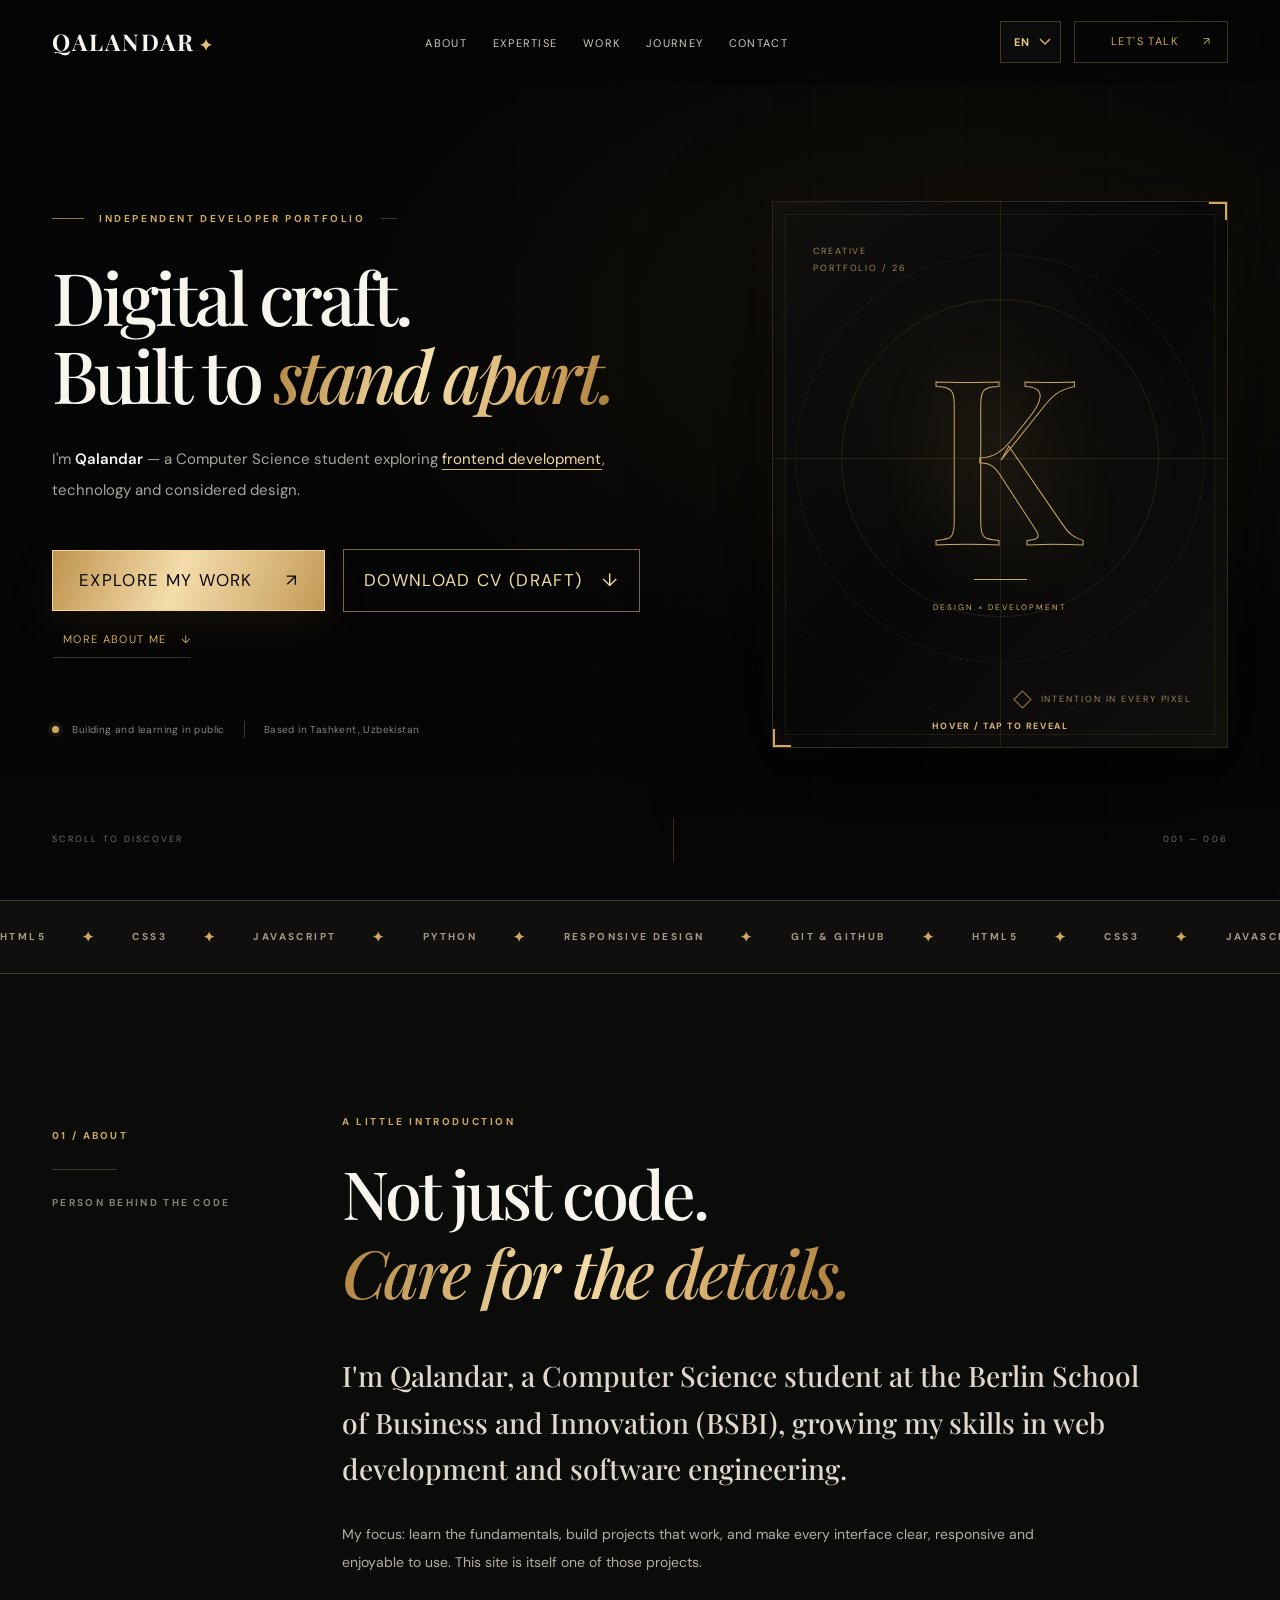
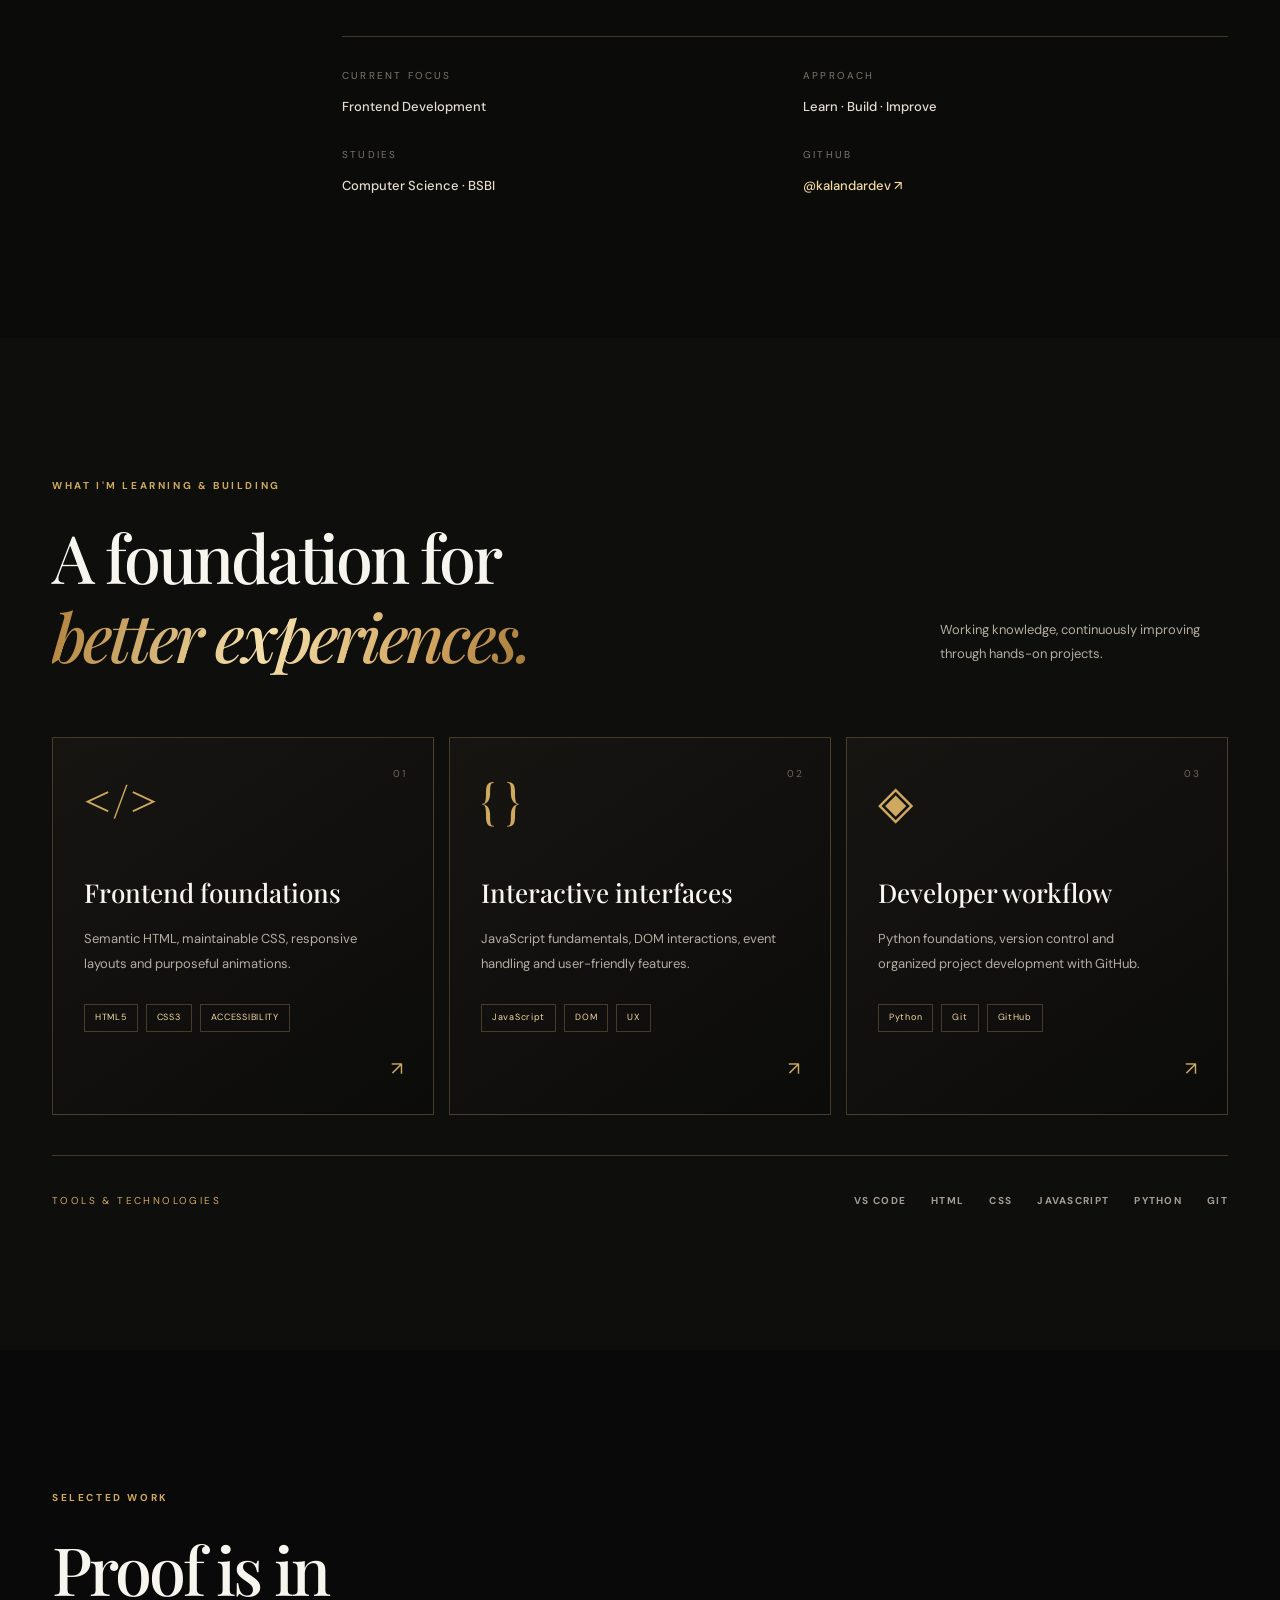
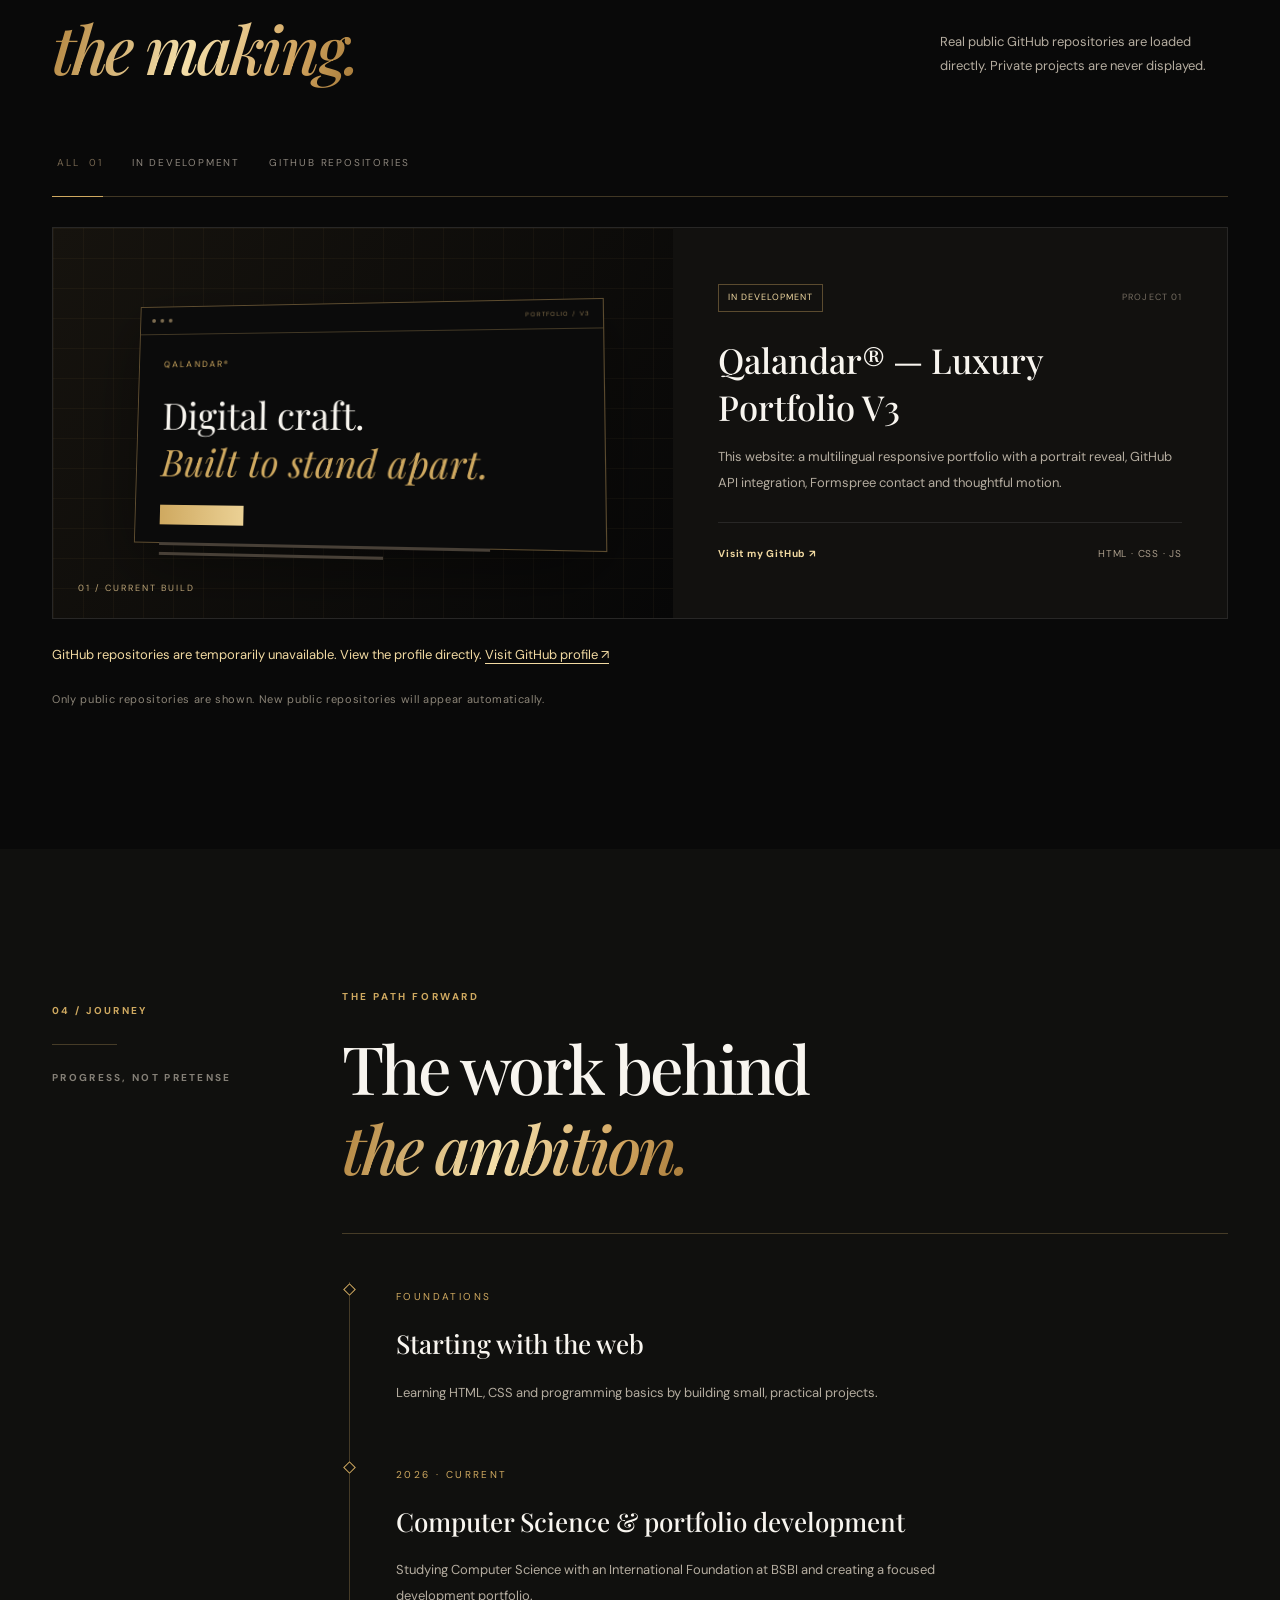
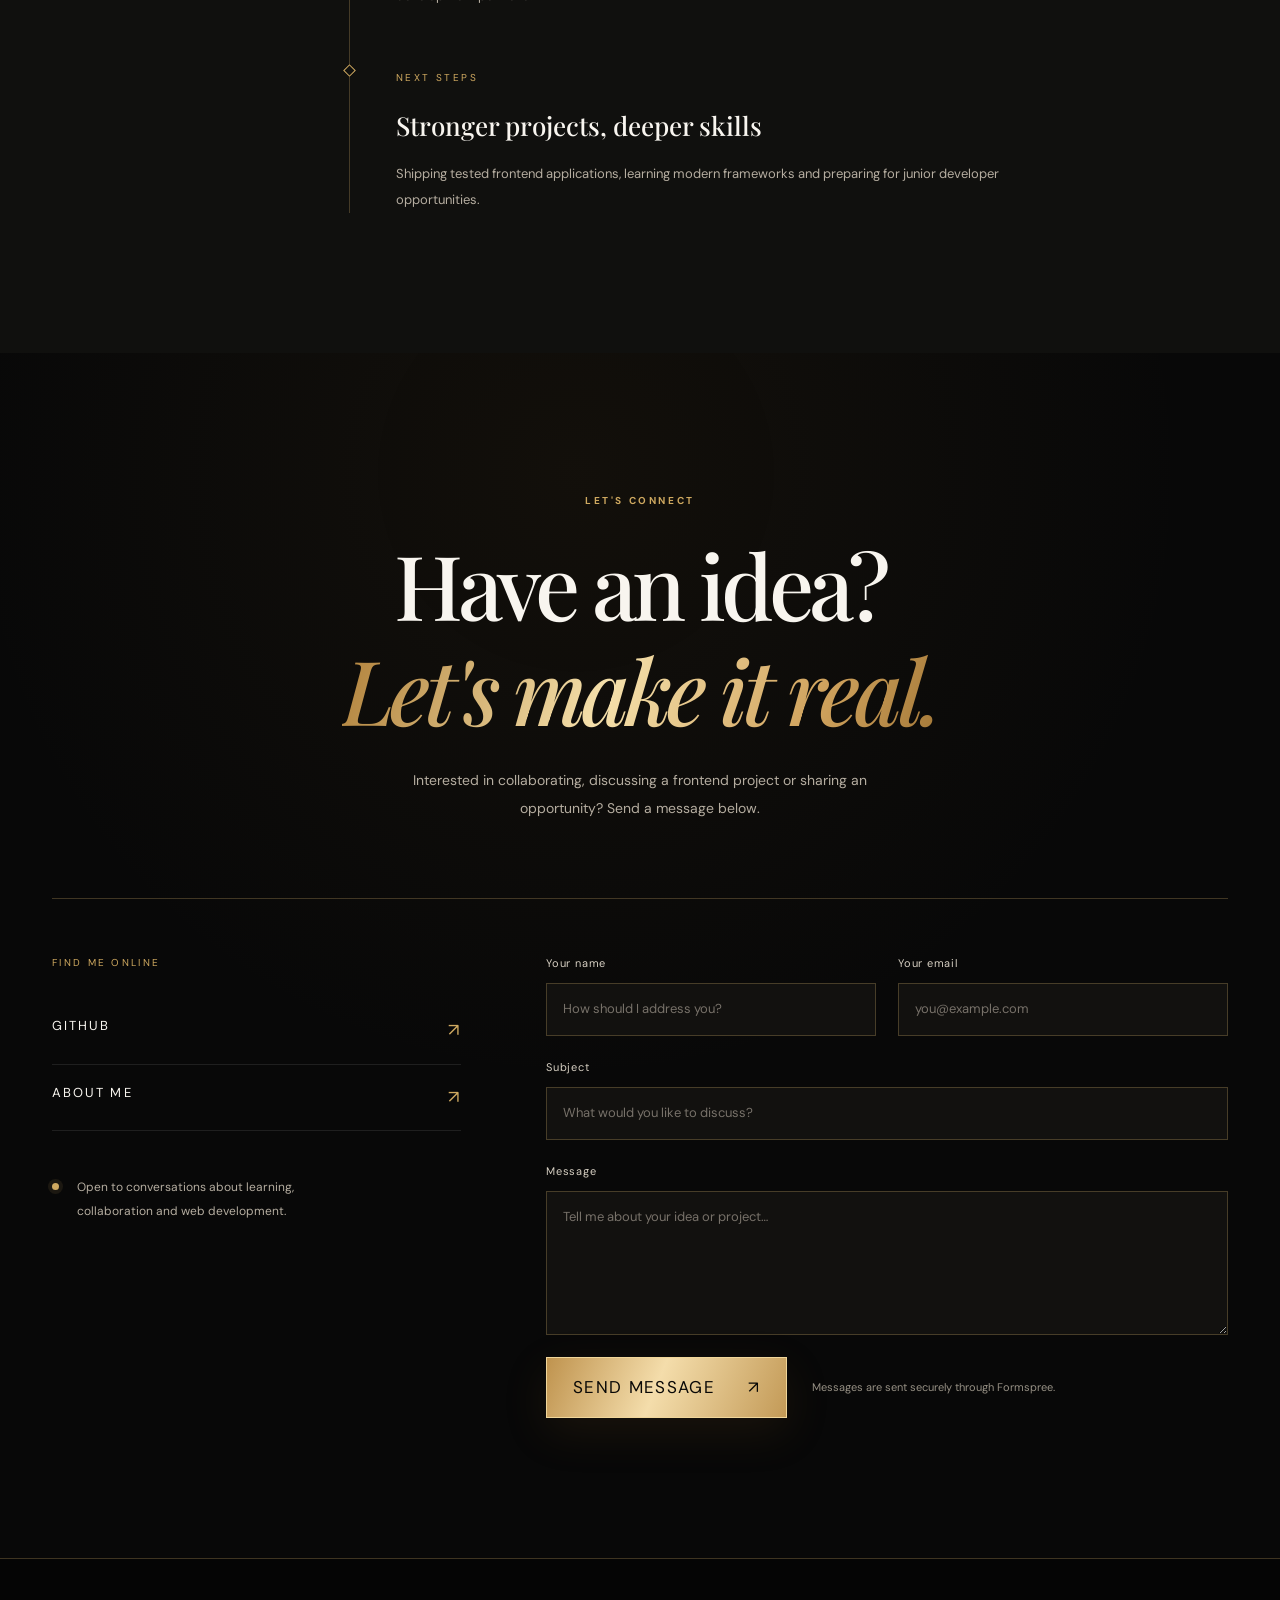
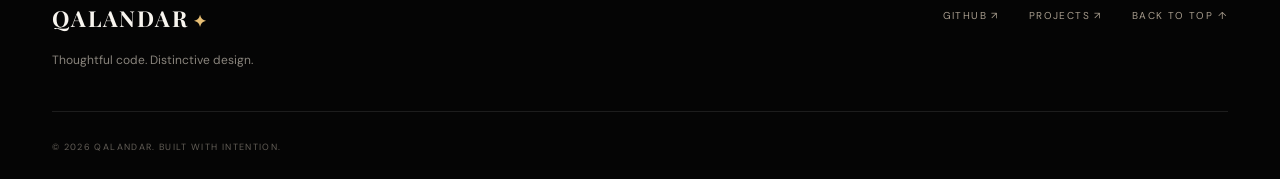
<file: index.html>
<!DOCTYPE html>
<html lang="en">
<head>
  <meta charset="UTF-8">
  <meta name="viewport" content="width=device-width, initial-scale=1.0">
  <meta name="theme-color" content="#050505">
  <meta name="description" content="Qalandar Kalandarov — Computer Science student and aspiring frontend developer. Premium web design, real projects and code." id="siteDescription">
  <title>Qalandar® — Developer & Creative Technologist</title>
  <meta name="robots" content="index,follow,max-image-preview:large">
  <link rel="canonical" href="https://kalandardev.github.io/Kalandar-Portfolio/">
  <meta property="og:type" content="website">
  <meta property="og:title" content="Qalandar Kalandarov — Frontend Developer Portfolio">
  <meta property="og:description" content="Discover Qalandar Kalandarov's multilingual frontend developer portfolio, skills and projects.">
  <meta property="og:url" content="https://kalandardev.github.io/Kalandar-Portfolio/">
  <meta property="og:image" content="https://kalandardev.github.io/Kalandar-Portfolio/assets/profile.jpg">
  <meta name="twitter:card" content="summary_large_image">
  <script type="application/ld+json">{"@context":"https://schema.org","@type":"Person","name":"Qalandar Kalandarov","url":"https://kalandardev.github.io/Kalandar-Portfolio/","sameAs":["https://github.com/kalandardev"]}</script>
  <link rel="icon" href="favicon.svg" type="image/svg+xml">
  <link rel="preconnect" href="https://fonts.googleapis.com">
  <link rel="preconnect" href="https://fonts.gstatic.com" crossorigin>
  <link href="https://fonts.googleapis.com/css2?family=DM+Sans:wght@400;500;600;700&family=Playfair+Display:ital,wght@0,500;0,600;0,700;1,500;1,600&display=swap" rel="stylesheet">
  <link rel="stylesheet" href="style.css">
  <script>document.documentElement.classList.add('js');</script>
  <script src="translations.js" defer></script>
  <script src="script.js" defer></script>
</head>
<body>
  <a class="skip-link" href="#main" data-i18n="skip">Skip to content</a>
  <div class="preloader" id="preloader" aria-hidden="true"><div class="preloader-inner"><span class="preloader-mark">Q<span>.</span></span><span class="preloader-caption" data-i18n="preloader">CRAFTED WITH INTENTION</span><span class="preloader-line"></span></div></div>
  <div class="cursor-aura" id="cursorAura" aria-hidden="true"></div>
  <div class="scroll-progress" id="scrollProgress" aria-hidden="true"></div>

  <header class="site-header" id="siteHeader">
    <nav class="nav shell" aria-label="Main navigation" data-i18n-aria="navAria">
      <a class="brand" href="#home" aria-label="Qalandar home">QALANDAR<span class="brand-star">✦</span></a>
      <ul class="nav-list" id="navList">
        <li><a class="nav-link" href="#about" data-i18n="navAbout">About</a></li>
        <li><a class="nav-link" href="#expertise" data-i18n="navExpertise">Expertise</a></li>
        <li><a class="nav-link" href="#work" data-i18n="navWork">Work</a></li>
        <li><a class="nav-link" href="#journey" data-i18n="navJourney">Journey</a></li>
        <li><a class="nav-link" href="#contact" data-i18n="navContact">Contact</a></li>
      </ul>
      <div class="nav-extras">
        <label class="sr-only" for="languageSelect" data-i18n="languageLabel">Website language</label>
        <select class="language-picker" id="languageSelect" aria-label="Website language" data-i18n-aria="languageLabel">
          <option value="en">EN</option><option value="ru">RU</option><option value="de">DE</option><option value="uz">UZ</option>
        </select>
        <a class="header-cta" href="#contact"><span data-i18n="navTalk">Let's talk</span> <span aria-hidden="true">↗</span></a>
      </div>
      <button class="menu-toggle" type="button" id="menuToggle" aria-controls="navList" aria-expanded="false" aria-label="Open navigation menu"><span></span><span></span></button>
    </nav>
  </header>

  <main id="main">
    <section class="hero section" id="home" aria-labelledby="hero-title">
      <div class="hero-grid shell">
        <div class="hero-copy">
          <div class="eyebrow entrance"><span class="eyebrow-line"></span><span data-i18n="heroEyebrow">INDEPENDENT DEVELOPER PORTFOLIO</span><span class="eyebrow-line short"></span></div>
          <h1 class="hero-title entrance" id="hero-title"><span data-i18n="heroLine1">Digital craft.</span><br><span data-i18n="heroLine2">Built to</span> <em data-i18n="heroEmphasis">stand apart.</em></h1>
          <p class="hero-subtitle entrance"><span data-i18n="heroIntro">I'm</span> <strong>Qalandar</strong> — <span data-i18n="heroAbout">a Computer Science student exploring</span> <span class="gold-type" id="rotatingRole" data-i18n="role0">frontend development</span>, <span data-i18n="heroOutro">technology and considered design.</span></p>
          <div class="hero-actions entrance"><a class="button button-gold magnetic" href="#work"><span data-i18n="exploreWork">Explore my work</span><span aria-hidden="true">↗</span></a><a class="button button-cv" href="assets/Qalandar-Kalandarov-CV-Draft.pdf" download><span data-i18n="downloadCv">Download CV (Draft)</span><span aria-hidden="true">↓</span></a><a class="text-link" href="#about"><span data-i18n="moreAbout">More about me</span> <span aria-hidden="true">↓</span></a></div>
          <div class="hero-meta entrance"><span><i class="status-dot" aria-hidden="true"></i> <span data-i18n="heroStatus">Building and learning in public</span></span><span class="meta-divider"></span><span data-i18n="heroLocation">Based in Tashkent, Uzbekistan</span></div>
        </div>
        <div class="hero-art entrance" tabindex="0" aria-label="Qalandar portrait; hover or press Enter to reveal" data-i18n-aria="portraitAria">
          <div class="art-corner art-corner-top"></div><div class="art-corner art-corner-bottom"></div>
          <div class="art-orbit orbit-one"></div><div class="art-orbit orbit-two"></div><div class="art-orbit orbit-three"></div>
          <div class="art-line art-line-one"></div><div class="art-line art-line-two"></div>
          <div class="art-center"><span class="art-monogram" aria-hidden="true">K</span><span class="art-rule"></span><span class="art-subline">DESIGN × DEVELOPMENT</span></div>
          <div class="portrait-layer" aria-hidden="true"><img src="assets/profile.jpg" alt="" loading="eager" fetchpriority="high"><span class="portrait-overlay"></span><span class="portrait-signature">QALANDAR <span>© 2026</span></span></div>
          <div class="art-stamp art-stamp-top">CREATIVE<br>PORTFOLIO / 26</div>
          <div class="art-stamp art-stamp-bottom"><span class="art-square"></span> <span data-i18n="intention">INTENTION IN EVERY PIXEL</span></div>
          <span class="portrait-hint" data-i18n="portraitHint">HOVER / TAP TO REVEAL</span>
        </div>
      </div>
      <div class="hero-bottom shell"><span data-i18n="scrollDiscover">SCROLL TO DISCOVER</span><div class="scroll-indicator"><span></span></div><span class="hero-index">001 — 006</span></div>
    </section>

    <div class="ticker" aria-label="Technologies"><div class="ticker-track" aria-hidden="true"><span>HTML5</span><i>✦</i><span>CSS3</span><i>✦</i><span>JAVASCRIPT</span><i>✦</i><span>PYTHON</span><i>✦</i><span>RESPONSIVE DESIGN</span><i>✦</i><span>GIT & GITHUB</span><i>✦</i><span>HTML5</span><i>✦</i><span>CSS3</span><i>✦</i><span>JAVASCRIPT</span><i>✦</i><span>PYTHON</span><i>✦</i><span>RESPONSIVE DESIGN</span><i>✦</i><span>GIT & GITHUB</span><i>✦</i></div></div>

    <section class="section about-section" id="about" aria-labelledby="about-title">
      <div class="shell split-layout">
        <div class="section-side reveal"><span class="section-number">01 / ABOUT</span><div class="section-side-rule"></div><span class="aside-micro" data-i18n="aboutMicro">PERSON BEHIND THE CODE</span></div>
        <div class="section-main reveal"><p class="eyebrow eyebrow-plain" data-i18n="aboutEyebrow">A LITTLE INTRODUCTION</p><h2 class="section-title" id="about-title"><span data-i18n="aboutTitle1">Not just code.</span><br><em data-i18n="aboutTitle2">Care for the details.</em></h2><p class="large-copy" data-i18n="aboutLead">I'm Qalandar, a Computer Science student at the Berlin School of Business and Innovation (BSBI), growing my skills in web development and software engineering.</p><p class="muted-copy" data-i18n="aboutCopy">My focus: learn the fundamentals, build projects that work, and make every interface clear, responsive and enjoyable to use. This site is itself one of those projects.</p>
          <div class="detail-grid"><div><span class="detail-label" data-i18n="focusLabel">CURRENT FOCUS</span><strong data-i18n="focusValue">Frontend Development</strong></div><div><span class="detail-label" data-i18n="approachLabel">APPROACH</span><strong data-i18n="approachValue">Learn · Build · Improve</strong></div><div><span class="detail-label" data-i18n="studiesLabel">STUDIES</span><strong data-i18n="studiesValue">Computer Science · BSBI</strong></div><div><span class="detail-label">GITHUB</span><a href="https://github.com/kalandardev" target="_blank" rel="noopener noreferrer">@kalandardev ↗</a></div></div>
        </div>
      </div>
    </section>

    <section class="section expertise-section" id="expertise" aria-labelledby="expertise-title">
      <div class="shell"><div class="section-top reveal"><div><p class="eyebrow eyebrow-plain" data-i18n="expertiseEyebrow">WHAT I'M LEARNING & BUILDING</p><h2 class="section-title" id="expertise-title"><span data-i18n="expertiseTitle1">A foundation for</span><br><em data-i18n="expertiseTitle2">better experiences.</em></h2></div><p class="section-top-note" data-i18n="expertiseNote">Working knowledge, continuously improving through hands-on projects.</p></div>
        <div class="expertise-grid">
          <article class="expertise-card reveal"><span class="card-index">01</span><div class="expertise-symbol">&lt;/&gt;</div><h3 data-i18n="skillTitle1">Frontend foundations</h3><p data-i18n="skillCopy1">Semantic HTML, maintainable CSS, responsive layouts and purposeful animations.</p><div class="tag-row"><span>HTML5</span><span>CSS3</span><span>ACCESSIBILITY</span></div><span class="card-arrow" aria-hidden="true">↗</span></article>
          <article class="expertise-card reveal"><span class="card-index">02</span><div class="expertise-symbol">{ }</div><h3 data-i18n="skillTitle2">Interactive interfaces</h3><p data-i18n="skillCopy2">JavaScript fundamentals, DOM interactions, event handling and user-friendly features.</p><div class="tag-row"><span>JavaScript</span><span>DOM</span><span>UX</span></div><span class="card-arrow" aria-hidden="true">↗</span></article>
          <article class="expertise-card reveal"><span class="card-index">03</span><div class="expertise-symbol">◈</div><h3 data-i18n="skillTitle3">Developer workflow</h3><p data-i18n="skillCopy3">Python foundations, version control and organized project development with GitHub.</p><div class="tag-row"><span>Python</span><span>Git</span><span>GitHub</span></div><span class="card-arrow" aria-hidden="true">↗</span></article>
        </div>
        <div class="skills-strip reveal"><span data-i18n="toolsLabel">TOOLS & TECHNOLOGIES</span><div><span>VS CODE</span><span>HTML</span><span>CSS</span><span>JAVASCRIPT</span><span>PYTHON</span><span>GIT</span></div></div>
      </div>
    </section>

    <section class="section work-section" id="work" aria-labelledby="work-title">
      <div class="shell"><div class="section-top reveal"><div><p class="eyebrow eyebrow-plain" data-i18n="workEyebrow">SELECTED WORK</p><h2 class="section-title" id="work-title"><span data-i18n="workTitle1">Proof is in</span><br><em data-i18n="workTitle2">the making.</em></h2></div><p class="section-top-note" data-i18n="workNote">Real public GitHub repositories are loaded directly. Private projects are never displayed.</p></div>
        <div class="work-toolbar reveal" role="group" aria-label="Filter projects" data-i18n-aria="workFilterAria"><button class="filter-button is-active" type="button" data-filter="all" aria-pressed="true"><span data-i18n="filterAll">All</span> <span id="projectCount">—</span></button><button class="filter-button" type="button" data-filter="development" aria-pressed="false" data-i18n="filterDevelopment">In development</button><button class="filter-button" type="button" data-filter="github" aria-pressed="false" data-i18n="filterGithub">GitHub repositories</button></div>
        <div class="work-grid" id="workGrid">
          <article class="work-card work-card-feature reveal is-visible" data-category="development"><div class="work-visual visual-portfolio"><div class="mini-browser"><div class="browser-top"><span></span><span></span><span></span><small>PORTFOLIO / V3</small></div><div class="browser-body"><div class="browser-kicker">QALANDAR®</div><div class="browser-headline">Digital craft.<br><em>Built to stand apart.</em></div><div class="browser-pill"></div><div class="browser-subline"></div><div class="browser-subline small"></div></div></div><span class="visual-marker" data-i18n="workCurrentTag">01 / CURRENT BUILD</span></div><div class="work-info"><div class="work-status"><span class="status-pill" data-i18n="inDevelopment">IN DEVELOPMENT</span><span class="project-number">PROJECT 01</span></div><h3>Qalandar® — Luxury Portfolio V3</h3><p data-i18n="portfolioDescription">This website: a multilingual responsive portfolio with a portrait reveal, GitHub API integration, Formspree contact and thoughtful motion.</p><div class="work-links"><a href="https://github.com/kalandardev" target="_blank" rel="noopener noreferrer"><span data-i18n="visitGithub">Visit my GitHub</span> ↗</a><span>HTML · CSS · JS</span></div></div></article>
        </div>
        <div class="repo-status" id="repoStatus" role="status" aria-live="polite" data-i18n="reposLoading">Loading public GitHub repositories…</div>
        <p class="repo-footnote" data-i18n="repoFootnote">Only public repositories are shown. New public repositories will appear automatically.</p>
      </div>
    </section>

    <section class="section journey-section" id="journey" aria-labelledby="journey-title"><div class="shell split-layout"><div class="section-side reveal"><span class="section-number">04 / JOURNEY</span><div class="section-side-rule"></div><span class="aside-micro" data-i18n="journeyMicro">PROGRESS, NOT PRETENSE</span></div><div class="section-main"><div class="reveal"><p class="eyebrow eyebrow-plain" data-i18n="journeyEyebrow">THE PATH FORWARD</p><h2 class="section-title" id="journey-title"><span data-i18n="journeyTitle1">The work behind</span><br><em data-i18n="journeyTitle2">the ambition.</em></h2></div><div class="timeline"><div class="timeline-item reveal"><span class="timeline-dot"></span><span class="timeline-time" data-i18n="timelineTime1">FOUNDATIONS</span><h3 data-i18n="timelineTitle1">Starting with the web</h3><p data-i18n="timelineCopy1">Learning HTML, CSS and programming basics by building small, practical projects.</p></div><div class="timeline-item reveal"><span class="timeline-dot"></span><span class="timeline-time" data-i18n="timelineTime2">2026 · CURRENT</span><h3 data-i18n="timelineTitle2">Computer Science & portfolio development</h3><p data-i18n="timelineCopy2">Studying Computer Science with an International Foundation at BSBI and creating a focused development portfolio.</p></div><div class="timeline-item reveal"><span class="timeline-dot"></span><span class="timeline-time" data-i18n="timelineTime3">NEXT STEPS</span><h3 data-i18n="timelineTitle3">Stronger projects, deeper skills</h3><p data-i18n="timelineCopy3">Shipping tested frontend applications, learning modern frameworks and preparing for junior developer opportunities.</p></div></div></div></div></section>

    <section class="section contact-section" id="contact" aria-labelledby="contact-title"><div class="shell"><div class="contact-intro reveal"><p class="eyebrow eyebrow-plain" data-i18n="contactEyebrow">LET'S CONNECT</p><h2 class="contact-title" id="contact-title"><span data-i18n="contactTitle1">Have an idea?</span><br><em data-i18n="contactTitle2">Let's make it real.</em></h2><p data-i18n="contactIntro">Interested in collaborating, discussing a frontend project or sharing an opportunity? Send a message below.</p></div><div class="contact-grid"><div class="contact-aside reveal"><span class="contact-meta-title" data-i18n="contactFind">FIND ME ONLINE</span><a class="social-link" href="https://github.com/kalandardev" target="_blank" rel="noopener noreferrer"><span>GITHUB</span><span aria-hidden="true">↗</span></a><a class="social-link" href="#about"><span data-i18n="contactAbout">ABOUT ME</span><span aria-hidden="true">↗</span></a><div class="contact-note"><span class="status-dot" aria-hidden="true"></span><p data-i18n="contactNote">Open to conversations about learning, collaboration and web development.</p></div></div>
          <form class="contact-form reveal" id="contactForm" action="https://formspree.io/f/xwlvqzez" method="POST"><div class="form-row"><div class="field"><label for="contactName" data-i18n="formName">Your name</label><input id="contactName" name="name" type="text" autocomplete="name" placeholder="How should I address you?" data-i18n-placeholder="placeholderName" maxlength="80" required></div><div class="field"><label for="contactEmail" data-i18n="formEmail">Your email</label><input id="contactEmail" name="email" type="email" autocomplete="email" placeholder="you@example.com" maxlength="150" required></div></div><div class="field"><label for="contactSubject" data-i18n="formSubject">Subject</label><input id="contactSubject" name="subject" type="text" placeholder="What would you like to discuss?" data-i18n-placeholder="placeholderSubject" maxlength="120" required></div><div class="field"><label for="contactMessage" data-i18n="formMessage">Message</label><textarea id="contactMessage" name="message" rows="5" placeholder="Tell me about your idea or project…" data-i18n-placeholder="placeholderMessage" maxlength="2000" required></textarea></div><div class="form-bottom"><button class="button button-gold" type="submit"><span data-i18n="formSend">Send message</span> <span aria-hidden="true">↗</span></button><p class="form-help" id="formFeedback" role="status" aria-live="polite" data-i18n="formHint">Messages are sent securely through Formspree.</p></div></form>
        </div></div>
    </section>
  </main>

  <footer class="site-footer"><div class="shell footer-grid"><div><a class="brand footer-brand" href="#home">QALANDAR<span class="brand-star">✦</span></a><p data-i18n="footerTagline">Thoughtful code. Distinctive design.</p></div><div class="footer-links"><a href="https://github.com/kalandardev" target="_blank" rel="noopener noreferrer">GITHUB ↗</a><a href="#work" data-i18n="footerProjects">PROJECTS ↗</a><a href="#home" data-i18n="footerTop">BACK TO TOP ↑</a></div><div class="copyright">© <span id="year">2026</span> QALANDAR. <span data-i18n="footerCopyright">BUILT WITH INTENTION.</span></div></div></footer>
  <button class="back-to-top" id="backToTop" type="button" aria-label="Back to top" data-i18n-aria="backToTop">↑</button>
</body>
</html>
</file>
<file: style.css>
/* QALANDAR® — LUXURY PORTFOLIO V2 | BLACK × GOLD */
:root{--black:#080808;--black-soft:#101010;--surface:#151412;--gold:#c9a35f;--gold-bright:#e5c98f;--gold-low:#8e7449;--white:#f5f1e8;--muted:#a6a19a;--line:rgba(201,163,95,.2);--line-white:rgba(255,255,255,.095);--serif:'Playfair Display',Georgia,serif;--sans:'DM Sans',Arial,sans-serif;--header:84px;--ease:cubic-bezier(.22,1,.36,1)}
*,*::before,*::after{box-sizing:border-box}*{margin:0}html{scroll-behavior:smooth;scroll-padding-top:calc(var(--header) + 18px)}body{background:var(--black);color:var(--white);font-family:var(--sans);font-size:15px;line-height:1.75;-webkit-font-smoothing:antialiased;overflow-x:hidden}a{color:inherit;text-decoration:none}button,input,textarea{font:inherit}button{cursor:pointer}button:disabled{cursor:not-allowed}::selection{color:#050505;background:var(--gold-bright)}:focus-visible{outline:2px solid var(--gold-bright);outline-offset:5px}img,svg{max-width:100%}.shell{width:min(1280px,calc(100% - 104px));margin-inline:auto}.section{position:relative;padding:140px 0}.skip-link{position:fixed;z-index:10000;top:-80px;left:20px;padding:12px 20px;background:var(--gold);color:var(--black);font-weight:700}.skip-link:focus{top:20px}
/* Preloader — enabled only if JS is active */
.preloader{display:none}.js .preloader{position:fixed;inset:0;z-index:9999;display:grid;place-items:center;background:#050505;transition:opacity .55s ease,visibility .55s ease}.preloader.is-done{opacity:0;visibility:hidden;pointer-events:none}.preloader-inner{width:220px;text-align:center;display:flex;flex-direction:column;align-items:center;gap:22px}.preloader-mark{font-family:var(--serif);font-size:83px;line-height:1;color:var(--white)}.preloader-mark span{color:var(--gold)}.preloader-caption{font-size:9px;letter-spacing:.32em;color:var(--gold)}.preloader-line{width:145px;height:1px;background:linear-gradient(90deg,transparent,var(--gold),transparent);animation:preloaderPulse 1s ease-in-out infinite}@keyframes preloaderPulse{0%,100%{opacity:.3;transform:scaleX(.6)}50%{opacity:1;transform:scaleX(1)}}
/* Cursor ambient light */
.cursor-aura{position:fixed;z-index:0;top:0;left:0;width:580px;height:580px;transform:translate3d(-100%, -100%,0);pointer-events:none;opacity:0;border-radius:50%;background:radial-gradient(circle,rgba(177,133,55,.085),rgba(177,133,55,.025) 35%,transparent 70%);transition:opacity .4s;mix-blend-mode:screen}.cursor-aura.is-visible{opacity:1}.scroll-progress{position:fixed;z-index:1100;top:0;left:0;height:2px;background:linear-gradient(90deg,var(--gold-low),var(--gold-bright));width:0;pointer-events:none}
/* Header */
.site-header{position:fixed;top:0;left:0;right:0;z-index:1000;border-bottom:1px solid transparent;transition:background .35s,border-color .35s,box-shadow .35s}.site-header.is-scrolled{background:rgba(8,8,8,.94);backdrop-filter:blur(20px);-webkit-backdrop-filter:blur(20px);border-color:var(--line);box-shadow:0 8px 40px rgba(0,0,0,.2)}.nav{height:var(--header);display:flex;align-items:center;justify-content:space-between;gap:32px}.brand{font-family:var(--serif);font-weight:700;font-size:23px;letter-spacing:.085em;white-space:nowrap;line-height:1}.brand-star{font-family:var(--sans);font-size:16px;color:var(--gold);margin-left:4px}.nav-list{display:flex;gap:32px;align-items:center;list-style:none;padding:0}.nav-link{position:relative;color:#d0c9bd;font-size:11px;letter-spacing:.12em;text-transform:uppercase;transition:color .25s}.nav-link::after{position:absolute;content:'';height:1px;background:var(--gold);width:0;left:0;bottom:-9px;transition:width .35s var(--ease)}.nav-link:hover,.nav-link.is-active{color:var(--gold-bright)}.nav-link:hover::after,.nav-link.is-active::after{width:100%}.header-cta{border:1px solid var(--line);padding:10px 20px;font-size:11px;letter-spacing:.13em;text-transform:uppercase;white-space:nowrap;transition:background .3s,border-color .3s,color .3s}.header-cta span{color:var(--gold);margin-left:20px}.header-cta:hover{background:var(--gold);border-color:var(--gold);color:var(--black)}.header-cta:hover span{color:var(--black)}.menu-toggle{display:none;border:0;background:transparent;width:46px;height:42px;padding:11px}.menu-toggle span{height:1px;width:26px;background:var(--gold-bright);display:block;margin:7px 0;transition:transform .3s,opacity .3s}
/* Shared headings */
.eyebrow{display:flex;align-items:center;gap:15px;color:var(--gold);letter-spacing:.26em;font-size:10px;font-weight:700;line-height:1.5}.eyebrow-line{height:1px;width:32px;background:var(--gold-low)}.eyebrow-line.short{width:16px;opacity:.4}.eyebrow-plain{margin-bottom:24px}.section-title{font-family:var(--serif);font-weight:500;font-size:clamp(46px,5.2vw,78px);line-height:1.19;letter-spacing:-.044em}.section-title em{font-weight:500;color:var(--gold);font-style:italic}.section-top{display:flex;align-items:end;justify-content:space-between;gap:55px;margin-bottom:62px}.section-top-note{max-width:288px;padding-bottom:8px;color:var(--muted);line-height:1.9;font-size:13px}.split-layout{display:grid;grid-template-columns:230px 1fr;gap:60px}.section-side{display:flex;flex-direction:column;gap:24px;padding-top:13px}.section-number,.aside-micro{color:var(--gold);font-size:10px;letter-spacing:.23em;font-weight:700}.aside-micro{color:#858077}.section-side-rule{height:1px;width:65px;background:var(--line)}
/* Hero */
.hero{min-height:790px;min-height:100svh;padding-top:calc(var(--header) + 65px);padding-bottom:100px;display:flex;align-items:center;isolation:isolate;background:radial-gradient(ellipse at 68% 42%,rgba(138,106,45,.075),transparent 46%),#080808;overflow:hidden}.hero::before{content:'';position:absolute;z-index:-1;inset:0;background-image:linear-gradient(rgba(199,167,101,.025) 1px,transparent 1px),linear-gradient(90deg,rgba(199,167,101,.025) 1px,transparent 1px);background-size:72px 72px;mask-image:linear-gradient(90deg,transparent 10%,#000 85%);pointer-events:none}.hero::after{content:'';position:absolute;z-index:-1;inset:0;background:linear-gradient(180deg,transparent 85%,#080808 100%);pointer-events:none}.hero-grid{display:grid;grid-template-columns:minmax(0,1.18fr) minmax(350px,.82fr);gap:clamp(35px,5vw,85px);align-items:center}.hero-copy{position:relative;z-index:1}.hero-title{font-family:var(--serif);font-size:clamp(60px,6.7vw,106px);line-height:1.085;font-weight:500;letter-spacing:-.055em;margin:31px 0 30px;white-space:nowrap}.hero-title em{font-weight:500;color:var(--gold);font-style:italic}.hero-subtitle{font-size:15px;color:#aaa49a;max-width:590px;line-height:2.1}.hero-subtitle strong{color:var(--white);font-weight:600}.gold-type{color:var(--gold-bright);border-bottom:1px solid rgba(229,201,143,.35)}.hero-actions{display:flex;align-items:center;gap:34px;margin-top:42px;flex-wrap:wrap}.button{border:1px solid transparent;min-height:54px;display:inline-flex;gap:33px;align-items:center;justify-content:space-between;padding:15px 26px;font-size:11px;letter-spacing:.12em;text-transform:uppercase;font-weight:700;transition:transform .35s var(--ease),background .3s,color .3s,box-shadow .3s}.button-gold{color:#100e0a;background:linear-gradient(120deg,#d5b576,#e8cc92 46%,#c4a063);box-shadow:0 10px 40px rgba(201,163,95,.10)}.button-gold:hover{transform:translateY(-4px);box-shadow:0 16px 45px rgba(201,163,95,.24)}.button span{font-size:17px;font-weight:400}.text-link{font-size:11px;letter-spacing:.12em;text-transform:uppercase;color:var(--white);border-bottom:1px solid var(--line);padding-bottom:7px;transition:color .25s,border-color .25s}.text-link span{margin-left:10px;color:var(--gold)}.text-link:hover{color:var(--gold);border-color:var(--gold)}.hero-meta{display:flex;align-items:center;gap:19px;margin-top:63px;font-size:10px;letter-spacing:.04em;color:#898278;flex-wrap:wrap}.status-dot{display:inline-block;width:7px;height:7px;border-radius:50%;background:var(--gold);box-shadow:0 0 0 4px rgba(201,163,95,.10);margin-right:10px}.meta-divider{height:17px;width:1px;background:var(--line)}.hero-art{aspect-ratio:4/4.8;min-height:450px;max-height:650px;position:relative;border:1px solid rgba(201,163,95,.2);background:linear-gradient(132deg,#12100d 0%,#070707 50%,#12100d 100%);overflow:hidden;box-shadow:25px 35px 90px rgba(0,0,0,.5)}.hero-art::before{content:'';position:absolute;inset:12px;border:1px solid rgba(201,163,95,.11)}.hero-art::after{content:'';position:absolute;inset:0;background:radial-gradient(circle at 50% 43%,rgba(201,163,95,.13),transparent 47%);pointer-events:none}.art-orbit{position:absolute;border:1px solid rgba(201,163,95,.14);border-radius:50%;top:47%;left:50%;transform:translate(-50%,-50%)}.orbit-one{width:70%;aspect-ratio:1}.orbit-two{width:90%;aspect-ratio:1;border-style:dashed;animation:orbitSpin 80s linear infinite}.orbit-three{width:115%;aspect-ratio:1;opacity:.3}.art-line{position:absolute;background:rgba(201,163,95,.13)}.art-line-one{top:0;bottom:0;left:50%;width:1px}.art-line-two{left:0;right:0;top:47%;height:1px}.art-center{position:absolute;inset:0;display:flex;align-items:center;justify-content:center;flex-direction:column;z-index:1}.art-monogram{font-family:var(--serif);font-size:clamp(165px,18vw,290px);font-weight:500;line-height:1;color:transparent;-webkit-text-stroke:1px #cba96c;text-shadow:0 0 80px rgba(201,163,95,.11);letter-spacing:-.12em;padding-right:.08em}.art-rule{width:53px;height:1px;background:var(--gold);margin:14px 0 20px}.art-subline{font-size:8px;color:var(--gold);letter-spacing:.25em}.art-stamp{position:absolute;z-index:2;font-size:9px;letter-spacing:.21em;color:#9c845c;line-height:1.85}.art-stamp-top{top:41px;left:40px}.art-stamp-bottom{bottom:39px;right:35px;display:flex;align-items:center;gap:12px}.art-square{border:1px solid var(--gold-low);width:13px;height:13px;transform:rotate(45deg)}.art-corner{position:absolute;width:18px;height:18px;z-index:2}.art-corner-top{top:0;right:0;border-top:2px solid var(--gold);border-right:2px solid var(--gold)}.art-corner-bottom{bottom:0;left:0;border-bottom:2px solid var(--gold);border-left:2px solid var(--gold)}.hero-bottom{position:absolute;bottom:38px;left:50%;transform:translateX(-50%);display:flex;align-items:center;justify-content:space-between;color:#6f6b65;font-size:9px;letter-spacing:.25em}.scroll-indicator{height:44px;width:1px;background:rgba(201,163,95,.25);position:relative;overflow:hidden}.scroll-indicator span{position:absolute;left:0;top:-60%;width:1px;height:60%;background:var(--gold);animation:scrollPulse 2.3s ease-in-out infinite}@keyframes scrollPulse{to{top:110%}}@keyframes orbitSpin{to{transform:translate(-50%,-50%) rotate(360deg)}}
/* ticker */
.ticker{height:74px;border-top:1px solid var(--line);border-bottom:1px solid var(--line);background:#100f0d;display:flex;align-items:center;overflow:hidden}.ticker-track{display:flex;align-items:center;gap:36px;white-space:nowrap;width:max-content;animation:marquee 32s linear infinite;font-size:10px;letter-spacing:.24em;color:#a69b89;font-weight:700}.ticker-track i{font-style:normal;font-size:14px;color:var(--gold)}@keyframes marquee{to{transform:translateX(-50%)}}
/* About */
.about-section{background:#0b0b0a}.large-copy{font-family:var(--serif);font-size:clamp(20px,2.2vw,30px);font-weight:500;line-height:1.65;margin-top:42px;max-width:825px;color:#e0d8cc}.muted-copy{margin-top:27px;max-width:745px;color:var(--muted);font-size:14px;line-height:2.05}.detail-grid{display:grid;grid-template-columns:repeat(2,minmax(0,1fr));gap:28px 36px;margin-top:59px;padding-top:30px;border-top:1px solid var(--line)}.detail-grid>div{display:flex;flex-direction:column;gap:11px}.detail-label{color:#7e766c;letter-spacing:.22em;font-size:10px}.detail-grid strong,.detail-grid a{font-weight:500;font-size:13px;color:#e6dccd}.detail-grid a{color:var(--gold-bright);width:fit-content}.detail-grid a:hover{text-decoration:underline}
/* Expertise */
.expertise-section{background:#0e0e0d}.expertise-grid{display:grid;grid-template-columns:repeat(3,minmax(0,1fr));gap:15px}.expertise-card{position:relative;min-height:378px;padding:38px 31px;border:1px solid var(--line);background:linear-gradient(145deg,#171512,#0b0b0a);overflow:hidden;transition:transform .45s var(--ease),border-color .3s,box-shadow .3s}.expertise-card::before{content:'';position:absolute;top:-100px;right:-100px;width:240px;height:240px;background:radial-gradient(circle,rgba(201,163,95,.12),transparent 70%);pointer-events:none;opacity:0;transition:opacity .4s}.expertise-card:hover{transform:translateY(-8px);border-color:rgba(201,163,95,.55);box-shadow:0 25px 70px rgba(0,0,0,.25)}.expertise-card:hover::before{opacity:1}.card-index{position:absolute;right:27px;top:27px;color:#716558;font-size:10px;letter-spacing:.15em}.expertise-symbol{color:var(--gold);font-family:var(--serif);font-size:46px;line-height:1;margin-bottom:45px;height:54px}.expertise-card h3{font-family:var(--serif);font-weight:500;font-size:26px;line-height:1.4;margin-bottom:16px}.expertise-card p{font-size:13px;color:var(--muted);line-height:1.9;max-width:295px}.tag-row{display:flex;gap:8px;flex-wrap:wrap;margin-top:27px}.tag-row span{font-size:9px;letter-spacing:.08em;color:var(--gold-bright);padding:5px 10px;border:1px solid var(--line)}.card-arrow{position:absolute;right:30px;bottom:29px;color:var(--gold);font-size:19px}.skills-strip{padding-top:36px;margin-top:40px;border-top:1px solid var(--line);display:flex;justify-content:space-between;align-items:center;gap:30px}.skills-strip>span{font-size:10px;letter-spacing:.24em;color:var(--gold);white-space:nowrap}.skills-strip div{display:flex;gap:25px;flex-wrap:wrap;justify-content:end}.skills-strip div span{font-weight:700;font-size:10px;letter-spacing:.13em;color:#a69e94}
/* Projects */
.work-section{background:#090909}.work-toolbar{display:flex;gap:29px;margin-bottom:30px;padding-bottom:20px;border-bottom:1px solid var(--line);flex-wrap:wrap}.filter-button{border:0;background:transparent;color:#8d867d;text-transform:uppercase;letter-spacing:.18em;font-size:10px;padding:5px 0;position:relative;transition:color .2s}.filter-button span{color:#756650;margin-left:5px}.filter-button.is-active,.filter-button:hover{color:var(--gold-bright)}.filter-button::after{content:'';position:absolute;bottom:-21px;left:0;width:0;height:1px;background:var(--gold);transition:width .3s}.filter-button.is-active::after{width:100%}.work-grid{display:grid;grid-template-columns:repeat(2,minmax(0,1fr));gap:24px}.work-card{background:#12110f;border:1px solid var(--line-white);min-width:0;overflow:hidden;transition:border-color .3s,transform .4s var(--ease)}.work-card:hover{border-color:var(--line);transform:translateY(-5px)}.work-card[hidden]{display:none!important}.work-card-feature{grid-column:span 2;display:grid;grid-template-columns:1.12fr 1fr}.work-visual{height:260px;min-height:260px;position:relative;overflow:hidden;background:#171410}.work-card-feature .work-visual{height:auto;min-height:390px}.visual-marker{position:absolute;bottom:22px;left:25px;font-size:9px;letter-spacing:.22em;color:#bca477;z-index:2}.visual-portfolio{display:grid;place-items:center;background:radial-gradient(circle at 50% 40%,#373023,transparent 72%),linear-gradient(125deg,#17140f,#080808)}.visual-portfolio::before,.visual-commerce::before,.visual-dashboard::before{content:'';position:absolute;inset:0;background-image:linear-gradient(rgba(201,163,95,.05) 1px,transparent 1px),linear-gradient(90deg,rgba(201,163,95,.05) 1px,transparent 1px);background-size:30px 30px}.mini-browser{position:relative;z-index:1;width:76%;height:245px;border:1px solid rgba(201,163,95,.43);background:#0b0b0b;box-shadow:0 23px 65px rgba(0,0,0,.4);transform:perspective(750px) rotateY(-7deg) rotateX(4deg);transition:transform .5s var(--ease)}.work-card:hover .mini-browser{transform:perspective(750px) rotateY(-1deg) rotateX(0)}.browser-top{height:29px;border-bottom:1px solid var(--line);display:flex;align-items:center;gap:5px;padding:0 12px}.browser-top span{height:4px;width:4px;background:#7e6d51;border-radius:50%}.browser-top small{margin-left:auto;font-size:6px;letter-spacing:.22em;color:#8b764f}.browser-body{padding:24px 26px}.browser-kicker{color:var(--gold);font-size:9px;letter-spacing:.24em}.browser-headline{font-family:var(--serif);font-size:clamp(18px,3vw,38px);line-height:1.26;margin:20px 0}.browser-headline em{color:var(--gold)}.browser-pill{width:88px;height:20px;background:linear-gradient(90deg,var(--gold),#ebd195)}.browser-subline{width:80%;height:3px;background:#484037;margin-top:18px}.browser-subline.small{width:55%;margin-top:7px}.visual-commerce{display:grid;place-items:center;background:radial-gradient(circle at 50% 50%,#262019,#0b0b0b 70%)}.concept-symbol{z-index:1;font-family:var(--serif);font-size:126px;line-height:1;letter-spacing:-.1em;color:#dcc18b}.concept-symbol span{color:#7f633a}.concept-outline{position:absolute;width:180px;height:180px;transform:rotate(45deg);border:1px solid rgba(201,163,95,.3)}.visual-dashboard{display:grid;place-items:center;background:radial-gradient(circle at 65% 45%,#2b241b,#0b0b0b 70%)}.dash-mock{width:64%;border:1px solid rgba(201,163,95,.35);padding:24px;background:#0b0b0a;z-index:1;transform:rotate(-5deg);transition:transform .4s}.work-card:hover .dash-mock{transform:rotate(-1deg)}.dash-line{background:#a88d5f;height:9px;width:64px;margin-bottom:18px}.dash-line.wide{width:55%}.dash-columns{display:flex;gap:8px}.dash-columns span{height:52px;background:linear-gradient(180deg,#8e7449,#2a241b);flex:1}.dash-row{margin-top:10px;height:7px;background:#4d4334;width:100%}.dash-row.short{width:65%}.work-info{padding:29px 31px}.work-card-feature .work-info{display:flex;flex-direction:column;justify-content:center;padding:45px}.work-status{display:flex;justify-content:space-between;align-items:center;gap:10px;margin-bottom:25px}.status-pill{font-size:9px;letter-spacing:.11em;border:1px solid rgba(201,163,95,.4);color:var(--gold-bright);padding:5px 9px}.muted-pill{border-color:var(--line-white);color:#b9ae9b}.project-number{font-size:9px;letter-spacing:.12em;color:#756d61}.work-info h3{font-family:var(--serif);font-size:clamp(23px,2.7vw,37px);font-weight:500;line-height:1.35;margin-bottom:14px}.work-info p{color:var(--muted);font-size:13px;line-height:2;max-width:470px}.work-links{display:flex;justify-content:space-between;align-items:center;gap:15px;flex-wrap:wrap;padding-top:22px;border-top:1px solid var(--line-white);margin-top:26px;font-size:10px;letter-spacing:.08em;color:#a89b89}.work-links a{color:var(--gold-bright);font-weight:700}.work-links a:hover{text-decoration:underline}
/* Journey */
.journey-section{background:#10100e}.timeline{padding-top:48px;margin-top:46px;border-top:1px solid var(--line)}.timeline-item{position:relative;padding:0 0 54px 46px;border-left:1px solid var(--line);margin-left:7px}.timeline-item:last-child{padding-bottom:0}.timeline-dot{position:absolute;left:-5px;top:3px;width:9px;height:9px;border:1px solid var(--gold);background:#10100e;transform:rotate(45deg)}.timeline-time{font-size:10px;color:var(--gold);letter-spacing:.24em}.timeline-item h3{font-family:var(--serif);font-size:26px;font-weight:500;margin:13px 0}.timeline-item p{color:var(--muted);line-height:2;max-width:620px;font-size:13px}
/* Contact */
.contact-section{background:radial-gradient(circle at 45% 10%,rgba(128,93,38,.09),transparent 47%),#080808}.contact-intro{text-align:center;max-width:810px;margin:0 auto 76px}.contact-intro .eyebrow{justify-content:center}.contact-title{font-family:var(--serif);font-size:clamp(58px,7vw,105px);font-weight:500;letter-spacing:-.055em;line-height:1.17}.contact-title em{font-weight:500;color:var(--gold)}.contact-intro>p:last-child{color:var(--muted);max-width:490px;margin:24px auto 0;font-size:14px;line-height:2}.contact-grid{display:grid;grid-template-columns:.75fr 1.25fr;gap:85px;padding-top:55px;border-top:1px solid var(--line)}.contact-meta-title{font-size:10px;letter-spacing:.23em;color:var(--gold);display:block;margin-bottom:27px}.social-link{display:flex;justify-content:space-between;padding:17px 0;border-bottom:1px solid var(--line-white);letter-spacing:.16em;font-size:13px;transition:color .3s}.social-link span:last-child{font-size:18px;color:var(--gold)}.social-link:hover{color:var(--gold-bright)}.contact-note{display:flex;align-items:flex-start;gap:8px;margin-top:44px}.contact-note .status-dot{margin-top:8px;flex:0 0 auto}.contact-note p{color:var(--muted);font-size:12px;line-height:2;max-width:260px}.contact-form{display:flex;flex-direction:column;gap:22px}.form-row{display:grid;grid-template-columns:1fr 1fr;gap:22px}.field{display:flex;flex-direction:column;gap:10px}.field label{color:#d6cfc2;font-size:11px;letter-spacing:.07em}.field input,.field textarea{border:1px solid var(--line);background:#12110f;color:var(--white);width:100%;padding:14px 16px;outline:0;border-radius:0;transition:border-color .25s,box-shadow .25s;resize:vertical;font-size:13px}.field input::placeholder,.field textarea::placeholder{color:#777169}.field input:focus,.field textarea:focus{border-color:var(--gold);box-shadow:0 0 0 2px rgba(201,163,95,.12)}.field input:focus-visible,.field textarea:focus-visible{outline:1px solid var(--gold-bright);outline-offset:1px}.form-bottom{display:flex;align-items:center;gap:25px;flex-wrap:wrap}.form-help{font-size:11px;line-height:1.7;color:#969084;flex:1;min-width:190px}.form-help.is-error{color:#e4a6a6}.form-help.is-success{color:var(--gold-bright)}
/* Footer */
.site-footer{background:#050505;border-top:1px solid var(--line);padding:48px 0 24px}.footer-grid{display:grid;grid-template-columns:1fr 1fr;gap:40px}.footer-brand{font-size:22px}.footer-grid>div:first-child p{font-size:12px;color:#8a857d;margin-top:14px}.footer-links{display:flex;justify-content:end;align-items:flex-start;gap:30px}.footer-links a{color:#a79c8d;font-size:10px;letter-spacing:.14em;transition:color .2s}.footer-links a:hover{color:var(--gold)}.copyright{grid-column:1/-1;color:#645f58;font-size:9px;letter-spacing:.15em;padding-top:28px;border-top:1px solid var(--line-white)}.back-to-top{position:fixed;z-index:700;right:24px;bottom:24px;width:47px;height:47px;color:var(--gold-bright);background:#11100e;border:1px solid var(--line);opacity:0;visibility:hidden;transform:translateY(12px);transition:transform .35s,opacity .35s,visibility .35s}.back-to-top.is-visible{opacity:1;visibility:visible;transform:translateY(0)}.back-to-top:hover{background:var(--gold);color:#080808}
/* Reveal: only hide when observer is available, enabled by JS */
.js .reveal{opacity:0;transform:translateY(36px);transition:opacity .85s var(--ease),transform .85s var(--ease)}.js .reveal.is-visible{opacity:1;transform:translateY(0)}.js .entrance{animation:entryUp .9s var(--ease) both}.js .entrance:nth-child(2){animation-delay:.14s}.js .entrance:nth-child(3){animation-delay:.22s}.js .entrance:nth-child(4){animation-delay:.29s}.js .entrance:nth-child(5){animation-delay:.36s}.hero-art.entrance{animation-delay:.25s}@keyframes entryUp{from{opacity:0;transform:translateY(28px)}to{opacity:1;transform:translateY(0)}}
/* Responsive */
@media(max-width:1150px){.shell{width:min(1200px,calc(100% - 70px))}.nav-list{gap:22px}.hero-title{font-size:clamp(60px,6vw,84px)}.hero-grid{grid-template-columns:minmax(0,1fr) minmax(300px,.76fr);gap:30px}.split-layout{grid-template-columns:175px 1fr;gap:40px}.contact-grid{gap:50px}}
@media(max-width:900px){:root{--header:74px}.nav-list{gap:0;position:fixed;top:var(--header);left:0;right:0;padding:18px max(30px,6vw) 28px;display:flex;flex-direction:column;align-items:stretch;background:#0b0b0a;border-bottom:1px solid var(--line);visibility:hidden;opacity:0;transform:translateY(-12px);pointer-events:none;transition:opacity .25s,transform .25s,visibility .25s}.nav-list.is-open{visibility:visible;opacity:1;transform:translateY(0);pointer-events:auto}.nav-link{display:block;padding:14px 0;font-size:13px}.nav-link::after{bottom:8px}.header-cta{margin-left:auto}.menu-toggle{display:block}.menu-toggle[aria-expanded="true"] span:first-child{transform:translateY(4px) rotate(45deg)}.menu-toggle[aria-expanded="true"] span:last-child{transform:translateY(-4px) rotate(-45deg)}.hero{min-height:auto;padding-top:170px;padding-bottom:135px}.hero-grid{grid-template-columns:1fr;gap:55px}.hero-title{font-size:clamp(58px,9vw,90px)}.hero-art{max-width:560px;min-height:440px;width:100%;aspect-ratio:4/3;margin-inline:auto}.art-monogram{font-size:200px}.hero-bottom{bottom:27px}.section{padding:100px 0}.expertise-grid{grid-template-columns:repeat(2,minmax(0,1fr))}.expertise-card:last-child{grid-column:span 2;min-height:280px}.work-card-feature{grid-template-columns:1fr}.work-card-feature .work-visual{min-height:360px;height:360px}.work-card-feature .work-info{padding:30px}.contact-grid{grid-template-columns:1fr;gap:45px}.contact-aside{display:grid;grid-template-columns:1fr 1fr;gap:0 24px}.contact-meta-title,.contact-note{grid-column:1/-1}.contact-note{margin-top:25px}}
@media(max-width:650px){.shell{width:calc(100% - 38px)}.section{padding:82px 0}.site-header.is-scrolled{backdrop-filter:blur(15px)}.header-cta{display:none}.brand{font-size:19px}.hero{padding-top:135px;padding-bottom:112px}.hero-title{font-size:clamp(46px,11.5vw,75px);white-space:normal}.hero-title em{display:inline}.hero-subtitle{font-size:13px;line-height:2}.hero-actions{gap:24px}.hero-meta{margin-top:42px}.hero-art{max-width:100%;min-height:350px;aspect-ratio:1/1.1}.art-monogram{font-size:clamp(150px,39vw,220px)}.art-stamp-top{top:27px;left:27px}.art-stamp-bottom{right:23px;bottom:27px;font-size:7px}.art-subline{font-size:7px}.hero-bottom{letter-spacing:.1em;font-size:8px}.section-title{font-size:clamp(40px,10vw,64px)}.section-top{display:block;margin-bottom:34px}.section-top-note{margin-top:22px;max-width:480px}.split-layout{grid-template-columns:1fr;gap:27px}.section-side{flex-direction:row;align-items:center;gap:14px;padding:0}.section-side-rule{width:25px}.large-copy{margin-top:28px}.detail-grid{gap:25px 15px}.expertise-grid,.work-grid{grid-template-columns:1fr}.expertise-card{min-height:285px;padding:28px 25px}.expertise-card:last-child,.work-card-feature{grid-column:auto}.expertise-symbol{margin-bottom:22px}.skills-strip{align-items:start;flex-direction:column}.skills-strip div{gap:15px;justify-content:start}.work-card-feature .work-visual{min-height:270px;height:270px}.work-info,.work-card-feature .work-info{padding:25px}.mini-browser{height:210px}.browser-body{padding:17px}.browser-headline{font-size:26px}.work-toolbar{gap:20px}.filter-button{font-size:9px}.timeline-item h3{font-size:24px}.contact-title{font-size:clamp(48px,12vw,72px)}.contact-intro{margin-bottom:46px}.form-row{grid-template-columns:1fr}.contact-aside{grid-template-columns:1fr}.social-link{grid-column:1}.contact-grid{gap:38px}.form-bottom{align-items:stretch;flex-direction:column}.form-bottom .button{width:100%}.footer-grid{grid-template-columns:1fr;gap:25px}.footer-links{justify-content:start;flex-wrap:wrap;gap:22px}.copyright{padding-top:22px}}
@media(max-width:380px){.hero-title{font-size:44px}.hero-actions{align-items:flex-start;flex-direction:column}.hero-art{min-height:310px}.hero-meta{gap:9px}.meta-divider{display:none}.hero-meta span{width:100%}.work-status{flex-wrap:wrap}}
/* Accessibility + low-motion */
@media(prefers-reduced-motion:reduce){html{scroll-behavior:auto}*,*::before,*::after{animation-duration:.01ms!important;animation-iteration-count:1!important;transition-duration:.01ms!important}.js .reveal,.js .entrance{opacity:1!important;transform:none!important}.cursor-aura{display:none}.ticker-track{animation:none}.preloader{display:none!important}}
@media(pointer:coarse){.cursor-aura{display:none}}

/* =========================================================
   V3: ONYX × CHAMPAGNE GOLD — premium refinements
   ========================================================= */
:root {
  --black: #050505;
  --black-soft: #0c0b09;
  --surface: #12100d;
  --gold: #cfa960;
  --gold-bright: #f2daa2;
  --gold-low: #9c7540;
  --white: #f8f5ef;
  --muted: #b5ada0;
  --line: rgba(224,187,112,.26);
}
body { background:#050505; }
.hero {
  background: radial-gradient(ellipse at 75% 36%,rgba(199,154,74,.09),transparent 44%),#050505;
}
.hero::before { background-size:74px 74px;opacity:.75; }
.hero-title em,.section-title em,.contact-title em {
  color:var(--gold-bright);
  background:linear-gradient(110deg,#b78a45 5%,#f5e0ab 45%,#d1a45f 78%,#a47837);
  -webkit-background-clip:text;
  background-clip:text;
  -webkit-text-fill-color:transparent;
}
.button-gold {
  background:linear-gradient(112deg,#bf934e 0%,#f4ddab 46%,#c39a57 100%);
  color:#090806;
  border-color:#f0d69a;
  box-shadow:0 14px 45px rgba(149,101,35,.13);
}
.button-gold:hover {box-shadow:0 17px 45px rgba(218,169,79,.25);}
.brand-star { color:#e7bf75; }
.site-header { background:rgba(5,5,5,.65);backdrop-filter:blur(15px);-webkit-backdrop-filter:blur(15px); }
.nav { gap:16px; }
.nav-list { gap:clamp(12px,2vw,28px); }
.nav-extras { display:flex;align-items:center;gap:13px;flex-shrink:0; }
.language-picker {
  appearance:none; -webkit-appearance:none;
  color:#e9c989; background:rgba(255,255,255,.025);
  border:1px solid rgba(207,169,96,.3);
  border-radius:0; height:42px; padding:0 27px 0 13px;
  font:700 11px var(--sans); letter-spacing:.14em;
  cursor:pointer;
  background-image:url("data:image/svg+xml,%3Csvg xmlns='http://www.w3.org/2000/svg' width='12' height='8'%3E%3Cpath d='m1 1 5 5 5-5' fill='none' stroke='%23d2aa65' stroke-width='1.5'/%3E%3C/svg%3E");
  background-repeat:no-repeat;background-position:right 9px center;
}
.language-picker option{background:#15110b;color:#f2daa2;}
.sr-only{position:absolute;width:1px;height:1px;overflow:hidden;clip:rect(0,0,0,0);white-space:nowrap;clip-path:inset(50%)}
.header-cta {padding:10px 16px;}
.button-cv {
  display:inline-flex;align-items:center;justify-content:center;gap:20px;
  padding:15px 20px;border:1px solid rgba(224,187,112,.55);
  font-size:11px;letter-spacing:.12em;font-weight:700;
  color:var(--gold-bright);white-space:nowrap;
  transition:background .3s,transform .3s,border-color .3s;
}
.button-cv:hover {background:rgba(226,182,103,.09);border-color:var(--gold-bright);transform:translateY(-3px)}
.button-cv span:last-child{font-size:18px}
.hero-actions{flex-wrap:wrap;gap:18px;align-items:center}
.hero-actions .text-link{margin-left:1px}
.hero-copy{min-width:0}
.hero-title{white-space:normal;font-size:clamp(53px,5.65vw,91px)}
.hero-title em{white-space:nowrap}
.gold-type{border-bottom:1px solid #d9b46f;}
.role-swapped{animation:roleFade .45s ease both}
@keyframes roleFade {from{opacity:.3;filter:blur(3px)}to{opacity:1;filter:blur(0)}}

/* Photo overlay: the initial monogram always remains visible without JS. */
.hero-art{cursor:pointer;isolation:isolate}
.hero-art .art-center{transition:opacity .65s var(--ease),transform .8s var(--ease)}
.hero-art .art-corner{z-index:12}
.hero-art .art-stamp{z-index:10}
.hero-art::before{z-index:11;pointer-events:none}
.hero-art::after{z-index:9;opacity:.55}
.portrait-layer{
  position:absolute;inset:0;z-index:5;overflow:hidden;
  opacity:0;visibility:hidden;transform:scale(1.07);
  transition:opacity .62s var(--ease),transform .9s var(--ease),visibility .62s;
  pointer-events:none;
}
.portrait-layer img{
  display:block;width:100%;height:100%;object-fit:cover;object-position:center 35%;
  filter:grayscale(.18) contrast(1.08) brightness(.86) saturate(.87);
}
.portrait-overlay{position:absolute;inset:0;display:block;
  background:linear-gradient(180deg,rgba(5,5,5,.24),transparent 35%,rgba(5,5,5,.45) 100%);
  box-shadow:inset 0 0 70px rgba(2,2,2,.55);
}
.portrait-signature{position:absolute;bottom:65px;left:50%;transform:translateX(-50%);white-space:nowrap;
  font-family:var(--serif);font-size:19px;letter-spacing:.19em;color:#f3e7d0;
  text-shadow:0 3px 18px black;
}
.portrait-signature span{font:9px var(--sans);margin-left:6px;color:#ecc887}
.portrait-hint{position:absolute;z-index:13;bottom:15px;left:50%;transform:translateX(-50%);font:700 9px var(--sans);letter-spacing:.17em;color:#d9b779;text-align:center;white-space:nowrap;pointer-events:none}
.hero-art:hover .portrait-layer,.hero-art:focus-visible .portrait-layer,.hero-art.show-portrait .portrait-layer{
  opacity:1;visibility:visible;transform:scale(1)
}
.hero-art:hover .art-center,.hero-art:focus-visible .art-center,.hero-art.show-portrait .art-center{opacity:0;transform:scale(.93)}
/* Refined gold boundaries and cinematic content entrance */
.hero-art{box-shadow:0 33px 100px rgba(0,0,0,.7),0 0 45px rgba(169,119,47,.055)}
.hero-art .art-corner{filter:drop-shadow(0 0 8px rgba(241,195,110,.3))}
.expertise-card:hover,.work-card:hover{box-shadow:0 22px 55px rgba(0,0,0,.48),inset 0 1px 0 rgba(244,216,164,.06)}
.work-visual,.repo-visual{background-image:linear-gradient(128deg,#16130e,#070707)}

/* Genuine GitHub repository cards, populated by the API. */
.repo-card{display:flex;flex-direction:column}
.repo-card .work-info{flex:1}
.repo-visual{height:195px;display:grid;place-items:center;position:relative;overflow:hidden;
  background:radial-gradient(circle at 54% 55%,rgba(210,164,80,.14),transparent 55%),#0e0b08;
  border-bottom:1px solid var(--line);
}
.repo-visual::before,.repo-visual::after{content:'';position:absolute;border:1px solid rgba(207,169,96,.18);border-radius:50%;width:210px;height:210px}
.repo-visual::after{width:145px;height:145px}
.repo-visual-symbol{position:relative;z-index:1;font:500 60px var(--serif);color:#e3c58a;text-shadow:0 0 35px rgba(220,169,78,.16)}
.repo-visual .visual-marker{font-size:9px}
.repo-card .work-links{flex-wrap:wrap;align-items:center;gap:14px}
.repo-status{color:var(--gold-bright);font-size:13px;margin-top:25px}
.repo-status:empty{display:none}
.repo-status a{text-decoration:underline;text-underline-offset:4px}
.repo-footnote{margin-top:23px;font-size:11px;color:#8c8578;letter-spacing:.06em}
.repo-card .status-pill{max-width:100%;white-space:normal}

/* Remove animation if user prefers reduced motion. */
@media(prefers-reduced-motion:reduce){
 .portrait-layer,.hero-art .art-center{transition:none!important}
 .role-swapped{animation:none}
}
@media(max-width:1200px){
  .nav-list{gap:14px}.header-cta{display:none}
  .hero-title{font-size:clamp(48px,5.1vw,82px)}
}
@media(max-width:900px){
  .nav-extras{margin-left:auto}
  .menu-toggle{margin-left:0}
  .header-cta{display:none}
  .nav-list{z-index:1001}
  .hero-title{font-size:clamp(53px,8.3vw,82px)}
}
@media(max-width:600px){
  .hero-title{font-size:clamp(39px,10vw,66px)}
  .hero-title em{white-space:normal}
  .hero-actions{gap:14px}
  .hero-actions .text-link{width:100%;margin-top:4px}
  .button-cv{padding:14px 18px}
  .portrait-hint{font-size:8px}
  .repo-visual{height:160px}
  .language-picker{height:39px}
}
</file>
